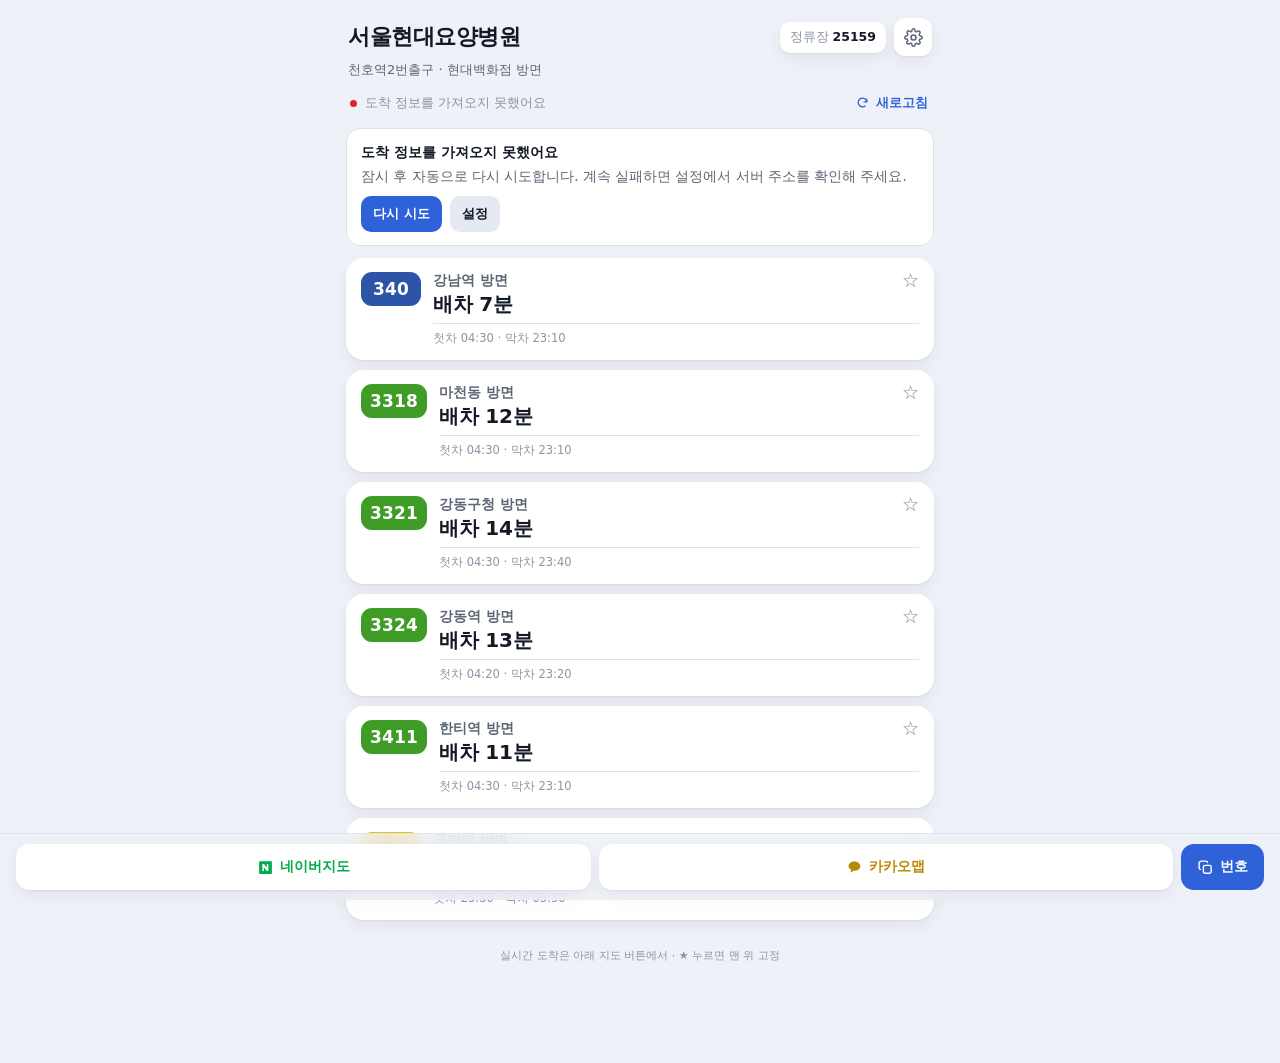
<file: index.html>
<!doctype html>
<html lang="ko">
  <head>
    <meta charset="utf-8" />
    <meta name="viewport" content="width=device-width, initial-scale=1, viewport-fit=cover" />
    <title>서울현대요양병원 정류장</title>
    <meta name="description" content="서울현대요양병원(25-159) 정류장 노선 안내와 네이버지도·카카오맵 바로가기" />
    <meta name="theme-color" content="#eef1f7" media="(prefers-color-scheme: light)" />
    <meta name="theme-color" content="#0b0f16" media="(prefers-color-scheme: dark)" />
    <meta name="apple-mobile-web-app-capable" content="yes" />
    <meta name="mobile-web-app-capable" content="yes" />
    <meta name="apple-mobile-web-app-status-bar-style" content="default" />
    <meta name="apple-mobile-web-app-title" content="25159" />
    <meta name="format-detection" content="telephone=no" />
    <link rel="manifest" href="./manifest.webmanifest" />
    <link rel="apple-touch-icon" href="./apple-touch-icon.png" />
    <link rel="icon" type="image/png" sizes="192x192" href="./icon-192.png" />
    <link rel="stylesheet" href="./styles.css" />
  </head>
  <body>
    <div class="wrap">
      <header class="head">
        <div class="head__row">
          <h1>서울현대요양병원</h1>
          <button class="ars" id="arsBtn" type="button" aria-label="정류장 번호 25159 복사">25159</button>
          <button class="iconbtn" id="settingsBtn" type="button" aria-label="설정 열기">
            <svg viewBox="0 0 24 24" fill="none" stroke="currentColor" stroke-width="1.9" aria-hidden="true">
              <circle cx="12" cy="12" r="3.2" />
              <path d="M19.4 15a1.7 1.7 0 0 0 .34 1.87l.06.06a2 2 0 1 1-2.83 2.83l-.06-.06a1.7 1.7 0 0 0-1.87-.34 1.7 1.7 0 0 0-1.03 1.56V21a2 2 0 1 1-4 0v-.09A1.7 1.7 0 0 0 8.9 19.3a1.7 1.7 0 0 0-1.87.34l-.06.06a2 2 0 1 1-2.83-2.83l.06-.06A1.7 1.7 0 0 0 4.7 15a1.7 1.7 0 0 0-1.56-1.03H3a2 2 0 1 1 0-4h.09A1.7 1.7 0 0 0 4.7 8.9a1.7 1.7 0 0 0-.34-1.87l-.06-.06a2 2 0 1 1 2.83-2.83l.06.06A1.7 1.7 0 0 0 9 4.7a1.7 1.7 0 0 0 1.03-1.56V3a2 2 0 1 1 4 0v.09A1.7 1.7 0 0 0 15 4.7a1.7 1.7 0 0 0 1.87-.34l.06-.06a2 2 0 1 1 2.83 2.83l-.06.06A1.7 1.7 0 0 0 19.3 9v.09A1.7 1.7 0 0 0 20.86 10H21a2 2 0 1 1 0 4h-.09A1.7 1.7 0 0 0 19.4 15z" />
            </svg>
          </button>
        </div>
        <p class="head__dir">천호역2번출구 · 현대백화점 방면</p>
      </header>

      <div class="status" id="status" data-state="loading" role="status" aria-live="polite">
        <span class="dot" aria-hidden="true"></span>
        <span class="status__text" id="statusText">불러오는 중…</span>
        <button class="refresh" id="refreshBtn" type="button">
          <svg viewBox="0 0 24 24" fill="none" stroke="currentColor" stroke-width="2.4" aria-hidden="true">
            <path d="M20 11a8 8 0 1 0-2.6 6.9" />
            <path d="M20 5v6h-6" />
          </svg>
          <span>새로고침</span>
        </button>
      </div>

      <div class="banner" id="banner" hidden></div>

      <main>
        <ul class="routes" id="routes" aria-label="노선별 도착 정보"></ul>
      </main>

      <p class="footnote" id="footnote">실시간 도착은 아래 지도 버튼에서 · ★ 누르면 맨 위 고정</p>
    </div>

    <footer class="actions">
      <a class="map map--naver" id="naverLink" href="https://map.naver.com/p/bus/bus-station/-/bus-station/109370" target="_blank" rel="noopener">
        <svg viewBox="0 0 24 24" fill="currentColor" aria-hidden="true">
          <path d="M4 3h16a1 1 0 0 1 1 1v16a1 1 0 0 1-1 1H4a1 1 0 0 1-1-1V4a1 1 0 0 1 1-1zm3.6 4.2v9.6h2.2v-5.1l3.9 5.1H16V7.2h-2.2v5L9.9 7.2H7.6z" />
        </svg>
        네이버지도
      </a>
      <a class="map map--kakao" id="kakaoLink" href="https://map.kakao.com/?busStopId=11250621001" target="_blank" rel="noopener">
        <svg viewBox="0 0 24 24" fill="currentColor" aria-hidden="true">
          <path d="M12 3.4c-4.6 0-8.4 2.9-8.4 6.4 0 2.3 1.5 4.3 3.8 5.4l-.9 3.3c-.1.4.3.7.6.5l3.9-2.6c.3 0 .6.1.9.1 4.6 0 8.4-2.9 8.4-6.4S16.6 3.4 12 3.4z" />
        </svg>
        카카오맵
      </a>
      <button class="copy" id="copyBtn" type="button" aria-label="정류장 번호 복사">
        <svg viewBox="0 0 24 24" fill="none" stroke="currentColor" stroke-width="2" aria-hidden="true">
          <rect x="9" y="9" width="11" height="11" rx="2.2" />
          <path d="M15 5.5A2.5 2.5 0 0 0 12.5 3h-6A3.5 3.5 0 0 0 3 6.5v6A2.5 2.5 0 0 0 5.5 15" />
        </svg>
        번호
      </button>
    </footer>

    <div class="sheet" id="settingsSheet" hidden>
      <div class="sheet__panel" role="dialog" aria-modal="true" aria-labelledby="sheetTitle">
        <h2 id="sheetTitle">설정</h2>
        <p>
          지금은 <b>노선 안내와 지도 바로가기</b>만으로 씁니다. 도착 시간을 앱 안에서도 보고 싶을 때만
          중계 서버 주소를 넣어 주세요. 주소는 이 기기에만 저장되고 다른 곳으로 보내지 않습니다.
        </p>
        <label for="apiInput">중계 서버 주소 (선택)</label>
        <input
          id="apiInput"
          type="url"
          inputmode="url"
          autocomplete="off"
          autocapitalize="off"
          spellcheck="false"
          placeholder="https://bus-stop-25159.example.workers.dev"
        />
        <p class="sheet__hint" id="sheetHint"></p>
        <div class="sheet__buttons">
          <button type="button" class="ghost" id="sheetClose">닫기</button>
          <button type="button" id="sheetTest">연결 확인</button>
          <button type="button" class="primary" id="sheetSave">저장</button>
        </div>
      </div>
    </div>

    <div class="toast" id="toast" role="status" aria-live="polite"></div>

    <script src="./app.js" defer></script>
  </body>
</html>
</file>
<file: styles.css>
:root {
  --bg: #eef1f7;
  --bg-soft: #e4e9f2;
  --card: #ffffff;
  --card-2: #f7f9fc;
  --text: #131a26;
  --text-dim: #5c6675;
  --text-mute: #8b95a4;
  --line: #dde3ec;
  --accent: #2f62d8;
  --ok: #17a34a;
  --warn: #d97706;
  --err: #dc2626;
  --trunk: #2c55a8;
  --branch: #3f9c26;
  --circular: #e3ac00;
  --express: #cf3340;
  --night: #f0c000;
  --normal: #5b6573;
  --shadow: 0 1px 2px rgba(16, 24, 40, 0.06), 0 6px 18px rgba(16, 24, 40, 0.06);
  --radius: 18px;
}

@media (prefers-color-scheme: dark) {
  :root {
    --bg: #0b0f16;
    --bg-soft: #121823;
    --card: #151c27;
    --card-2: #1b2330;
    --text: #eef2f8;
    --text-dim: #a7b1c0;
    --text-mute: #7c8798;
    --line: #263041;
    --accent: #6f9bff;
    --shadow: 0 1px 2px rgba(0, 0, 0, 0.4), 0 8px 24px rgba(0, 0, 0, 0.35);
    --trunk: #4a7bd8;
    --branch: #4fae33;
    --night: #f3c93a;
  }
}

* {
  box-sizing: border-box;
  -webkit-tap-highlight-color: transparent;
}

[hidden] {
  display: none !important;
}

html,
body {
  margin: 0;
  padding: 0;
  background: var(--bg);
  color: var(--text);
  font-family: -apple-system, BlinkMacSystemFont, "Apple SD Gothic Neo", "Pretendard",
    "Noto Sans KR", "Malgun Gothic", system-ui, sans-serif;
  -webkit-font-smoothing: antialiased;
  font-size: 16px;
}

body {
  min-height: 100svh;
  padding-bottom: calc(76px + env(safe-area-inset-bottom));
}

.wrap {
  max-width: 620px;
  margin: 0 auto;
  padding: env(safe-area-inset-top) 16px 8px;
}

/* ── 헤더 ─────────────────────────────────────────── */
.head {
  padding: 18px 2px 10px;
}

.head__row {
  display: flex;
  align-items: center;
  gap: 8px;
}

.head h1 {
  flex: 1;
  min-width: 0;
  margin: 0;
  font-size: 22px;
  font-weight: 800;
  letter-spacing: -0.02em;
  line-height: 1.25;
  white-space: nowrap;
  overflow: hidden;
  text-overflow: ellipsis;
}

.head__dir {
  margin: 5px 0 0;
  font-size: 13px;
  color: var(--text-dim);
  font-weight: 500;
  white-space: nowrap;
  overflow: hidden;
  text-overflow: ellipsis;
}

.ars {
  flex: none;
  border: 0;
  background: var(--card);
  color: var(--text);
  font: inherit;
  font-size: 12.5px;
  font-weight: 700;
  font-variant-numeric: tabular-nums;
  padding: 7px 10px;
  border-radius: 10px;
  box-shadow: var(--shadow);
  cursor: pointer;
  white-space: nowrap;
}

.ars::before {
  content: "정류장 ";
  font-weight: 500;
  color: var(--text-mute);
}

.iconbtn {
  flex: none;
  width: 38px;
  height: 38px;
  display: grid;
  place-items: center;
  border: 0;
  border-radius: 11px;
  background: var(--card);
  color: var(--text-dim);
  box-shadow: var(--shadow);
  cursor: pointer;
}

.iconbtn svg {
  width: 19px;
  height: 19px;
}

/* ── 상태 줄 ──────────────────────────────────────── */
.status {
  display: flex;
  align-items: center;
  gap: 8px;
  padding: 2px 4px 12px;
  font-size: 12.5px;
  color: var(--text-mute);
}

.dot {
  width: 7px;
  height: 7px;
  border-radius: 50%;
  background: var(--text-mute);
  flex: none;
  transition: background 0.2s;
}

.status[data-state="ok"] .dot {
  background: var(--ok);
  box-shadow: 0 0 0 3px rgba(23, 163, 74, 0.15);
}

.status[data-state="stale"] .dot {
  background: var(--warn);
}

.status[data-state="error"] .dot {
  background: var(--err);
}

.status[data-state="loading"] .dot {
  background: var(--accent);
  animation: pulse 1s ease-in-out infinite;
}

@keyframes pulse {
  50% {
    opacity: 0.3;
  }
}

.status__text {
  flex: 1;
  min-width: 0;
  overflow: hidden;
  text-overflow: ellipsis;
  white-space: nowrap;
}

.refresh {
  flex: none;
  border: 0;
  background: transparent;
  color: var(--accent);
  font: inherit;
  font-size: 12.5px;
  font-weight: 700;
  padding: 4px 2px;
  cursor: pointer;
}

.refresh:disabled {
  opacity: 0.45;
  cursor: default;
}

.refresh svg {
  width: 13px;
  height: 13px;
  vertical-align: -2px;
  margin-right: 3px;
}

.refresh.is-spinning svg {
  animation: spin 0.9s linear infinite;
}

@keyframes spin {
  to {
    transform: rotate(360deg);
  }
}

/* ── 배너 ─────────────────────────────────────────── */
.banner {
  background: var(--card);
  border: 1px solid var(--line);
  border-radius: 14px;
  padding: 13px 14px;
  margin-bottom: 12px;
  font-size: 13.5px;
  line-height: 1.5;
  color: var(--text-dim);
}

.banner strong {
  display: block;
  color: var(--text);
  font-size: 14px;
  margin-bottom: 3px;
}

.banner .banner__actions {
  display: flex;
  gap: 8px;
  margin-top: 10px;
  flex-wrap: wrap;
}

.banner button,
.banner a {
  border: 0;
  border-radius: 10px;
  padding: 8px 12px;
  font: inherit;
  font-size: 13px;
  font-weight: 700;
  background: var(--bg-soft);
  color: var(--text);
  text-decoration: none;
  cursor: pointer;
}

.banner button.primary {
  background: var(--accent);
  color: #fff;
}

/* ── 노선 카드 ────────────────────────────────────── */
.routes {
  list-style: none;
  margin: 0;
  padding: 0;
  display: flex;
  flex-direction: column;
  gap: 10px;
}

.route {
  display: flex;
  gap: 12px;
  background: var(--card);
  border-radius: var(--radius);
  padding: 13px 14px;
  box-shadow: var(--shadow);
  border: 1px solid transparent;
  transition: border-color 0.18s, transform 0.18s;
}

.route.is-pinned {
  border-color: color-mix(in srgb, var(--accent) 32%, transparent);
}

.route.is-ended {
  opacity: 0.62;
}

.badge {
  flex: none;
  align-self: flex-start;
  min-width: 60px;
  padding: 7px 9px;
  border-radius: 11px;
  text-align: center;
  color: #fff;
  font-weight: 800;
  font-size: 17px;
  letter-spacing: 0.01em;
  font-variant-numeric: tabular-nums;
  background: var(--normal);
}

.badge[data-cat="trunk"] {
  background: var(--trunk);
}
.badge[data-cat="branch"] {
  background: var(--branch);
}
.badge[data-cat="circular"] {
  background: var(--circular);
  color: #3a2c00;
}
.badge[data-cat="express"] {
  background: var(--express);
}
.badge[data-cat="night"] {
  background: var(--night);
  color: #3a2c00;
}
.badge[data-cat="wide"] {
  background: #1f7a8c;
}

.route__body {
  flex: 1;
  min-width: 0;
}

.route__top {
  display: flex;
  align-items: center;
  gap: 6px;
}

.route__dir {
  flex: 1;
  min-width: 0;
  font-size: 13.5px;
  font-weight: 600;
  color: var(--text-dim);
  overflow: hidden;
  text-overflow: ellipsis;
  white-space: nowrap;
}

.chip {
  flex: none;
  font-size: 10px;
  font-weight: 700;
  padding: 2px 5px;
  border-radius: 5px;
  border: 1px solid var(--line);
  color: var(--text-mute);
}

.pin {
  flex: none;
  width: 30px;
  height: 30px;
  margin: -6px -6px -6px 0;
  display: grid;
  place-items: center;
  border: 0;
  background: transparent;
  color: var(--text-mute);
  font-size: 17px;
  cursor: pointer;
  border-radius: 8px;
}

.pin[aria-pressed="true"] {
  color: #f5b301;
}

.eta {
  display: flex;
  align-items: baseline;
  gap: 6px;
  margin-top: 3px;
}

.eta__main {
  font-size: 24px;
  font-weight: 800;
  letter-spacing: -0.03em;
  font-variant-numeric: tabular-nums;
  line-height: 1.15;
}

.eta__main[data-state="soon"] {
  color: var(--ok);
}

.eta__main[data-state="ended"],
.eta__main[data-state="none"],
.eta__main[data-state="waiting"] {
  font-size: 17px;
  font-weight: 700;
  color: var(--text-mute);
}

/* 중계 서버 없이 정류장 안내만 보여 줄 때 */
.eta__main[data-state="static"] {
  font-size: 20px;
  font-weight: 700;
  letter-spacing: -0.01em;
  color: var(--text);
}

.eta__sub {
  font-size: 13px;
  color: var(--text-dim);
  font-weight: 500;
}

.eta__next {
  margin-top: 3px;
  font-size: 13px;
  color: var(--text-mute);
  font-weight: 500;
  font-variant-numeric: tabular-nums;
}

.route__meta {
  margin-top: 7px;
  padding-top: 7px;
  border-top: 1px solid var(--line);
  font-size: 11.5px;
  color: var(--text-mute);
  display: flex;
  gap: 10px;
  flex-wrap: wrap;
}

.skeleton {
  height: 96px;
  border-radius: var(--radius);
  background: linear-gradient(100deg, var(--card) 30%, var(--card-2) 50%, var(--card) 70%);
  background-size: 220% 100%;
  animation: shine 1.3s ease-in-out infinite;
}

@keyframes shine {
  to {
    background-position: -120% 0;
  }
}

.empty {
  text-align: center;
  color: var(--text-mute);
  font-size: 13.5px;
  padding: 26px 10px;
}

/* ── 하단 고정 버튼 ───────────────────────────────── */
.actions {
  position: fixed;
  left: 0;
  right: 0;
  bottom: 0;
  z-index: 20;
  display: flex;
  gap: 8px;
  padding: 10px 16px calc(10px + env(safe-area-inset-bottom));
  background: color-mix(in srgb, var(--bg) 86%, transparent);
  backdrop-filter: saturate(160%) blur(14px);
  -webkit-backdrop-filter: saturate(160%) blur(14px);
  border-top: 1px solid var(--line);
}

.actions > * {
  flex: 1;
  display: flex;
  align-items: center;
  justify-content: center;
  gap: 6px;
  height: 46px;
  border: 0;
  border-radius: 13px;
  font: inherit;
  font-size: 14px;
  font-weight: 700;
  text-decoration: none;
  cursor: pointer;
}

.actions .map {
  background: var(--card);
  color: var(--text);
  box-shadow: var(--shadow);
}

.actions .map--naver {
  color: #03a94d;
}

.actions .map--kakao {
  color: #b98b00;
}

.actions .copy {
  background: var(--accent);
  color: #fff;
  flex: 0 0 auto;
  padding: 0 16px;
}

.actions svg {
  width: 17px;
  height: 17px;
}

/* ── 설정 시트 ────────────────────────────────────── */
.sheet {
  position: fixed;
  inset: 0;
  z-index: 40;
  display: flex;
  align-items: flex-end;
  background: rgba(8, 12, 20, 0.45);
  animation: fade 0.18s ease;
}

@keyframes fade {
  from {
    opacity: 0;
  }
}

.sheet__panel {
  width: 100%;
  max-width: 620px;
  margin: 0 auto;
  background: var(--bg);
  border-radius: 20px 20px 0 0;
  padding: 18px 18px calc(20px + env(safe-area-inset-bottom));
  animation: up 0.24s cubic-bezier(0.2, 0.9, 0.3, 1);
}

@keyframes up {
  from {
    transform: translateY(22px);
  }
}

.sheet h2 {
  margin: 0 0 4px;
  font-size: 17px;
}

.sheet p {
  margin: 0 0 12px;
  font-size: 12.5px;
  line-height: 1.55;
  color: var(--text-mute);
}

.sheet label {
  display: block;
  font-size: 12px;
  font-weight: 700;
  color: var(--text-dim);
  margin-bottom: 6px;
}

.sheet input {
  width: 100%;
  height: 46px;
  border: 1px solid var(--line);
  border-radius: 12px;
  background: var(--card);
  color: var(--text);
  font: inherit;
  font-size: 14px;
  padding: 0 12px;
}

.sheet input:focus {
  outline: 2px solid color-mix(in srgb, var(--accent) 45%, transparent);
  outline-offset: 1px;
}

.sheet__hint {
  margin: 8px 0 0;
  font-size: 12px;
  color: var(--text-mute);
  line-height: 1.5;
  min-height: 18px;
}

.sheet__hint[data-kind="ok"] {
  color: var(--ok);
}

.sheet__hint[data-kind="err"] {
  color: var(--err);
}

.sheet__buttons {
  display: flex;
  gap: 8px;
  margin-top: 16px;
}

.sheet__buttons button {
  flex: 1;
  height: 46px;
  border: 0;
  border-radius: 13px;
  font: inherit;
  font-weight: 700;
  font-size: 14.5px;
  cursor: pointer;
  background: var(--bg-soft);
  color: var(--text);
}

.sheet__buttons button.primary {
  background: var(--accent);
  color: #fff;
}

.sheet__buttons button.ghost {
  flex: 0 0 auto;
  padding: 0 14px;
  color: var(--text-mute);
  background: transparent;
}

/* ── 토스트 ───────────────────────────────────────── */
.toast {
  position: fixed;
  left: 50%;
  bottom: calc(88px + env(safe-area-inset-bottom));
  transform: translate(-50%, 12px);
  background: rgba(20, 26, 38, 0.94);
  color: #fff;
  font-size: 13px;
  font-weight: 600;
  padding: 10px 16px;
  border-radius: 999px;
  opacity: 0;
  pointer-events: none;
  transition: opacity 0.2s, transform 0.2s;
  z-index: 50;
  white-space: nowrap;
}

.toast.is-on {
  opacity: 1;
  transform: translate(-50%, 0);
}

.footnote {
  text-align: center;
  font-size: 11px;
  color: var(--text-mute);
  padding: 16px 8px 4px;
  line-height: 1.6;
}

@media (prefers-reduced-motion: reduce) {
  * {
    animation: none !important;
    transition: none !important;
  }
}
</file>
